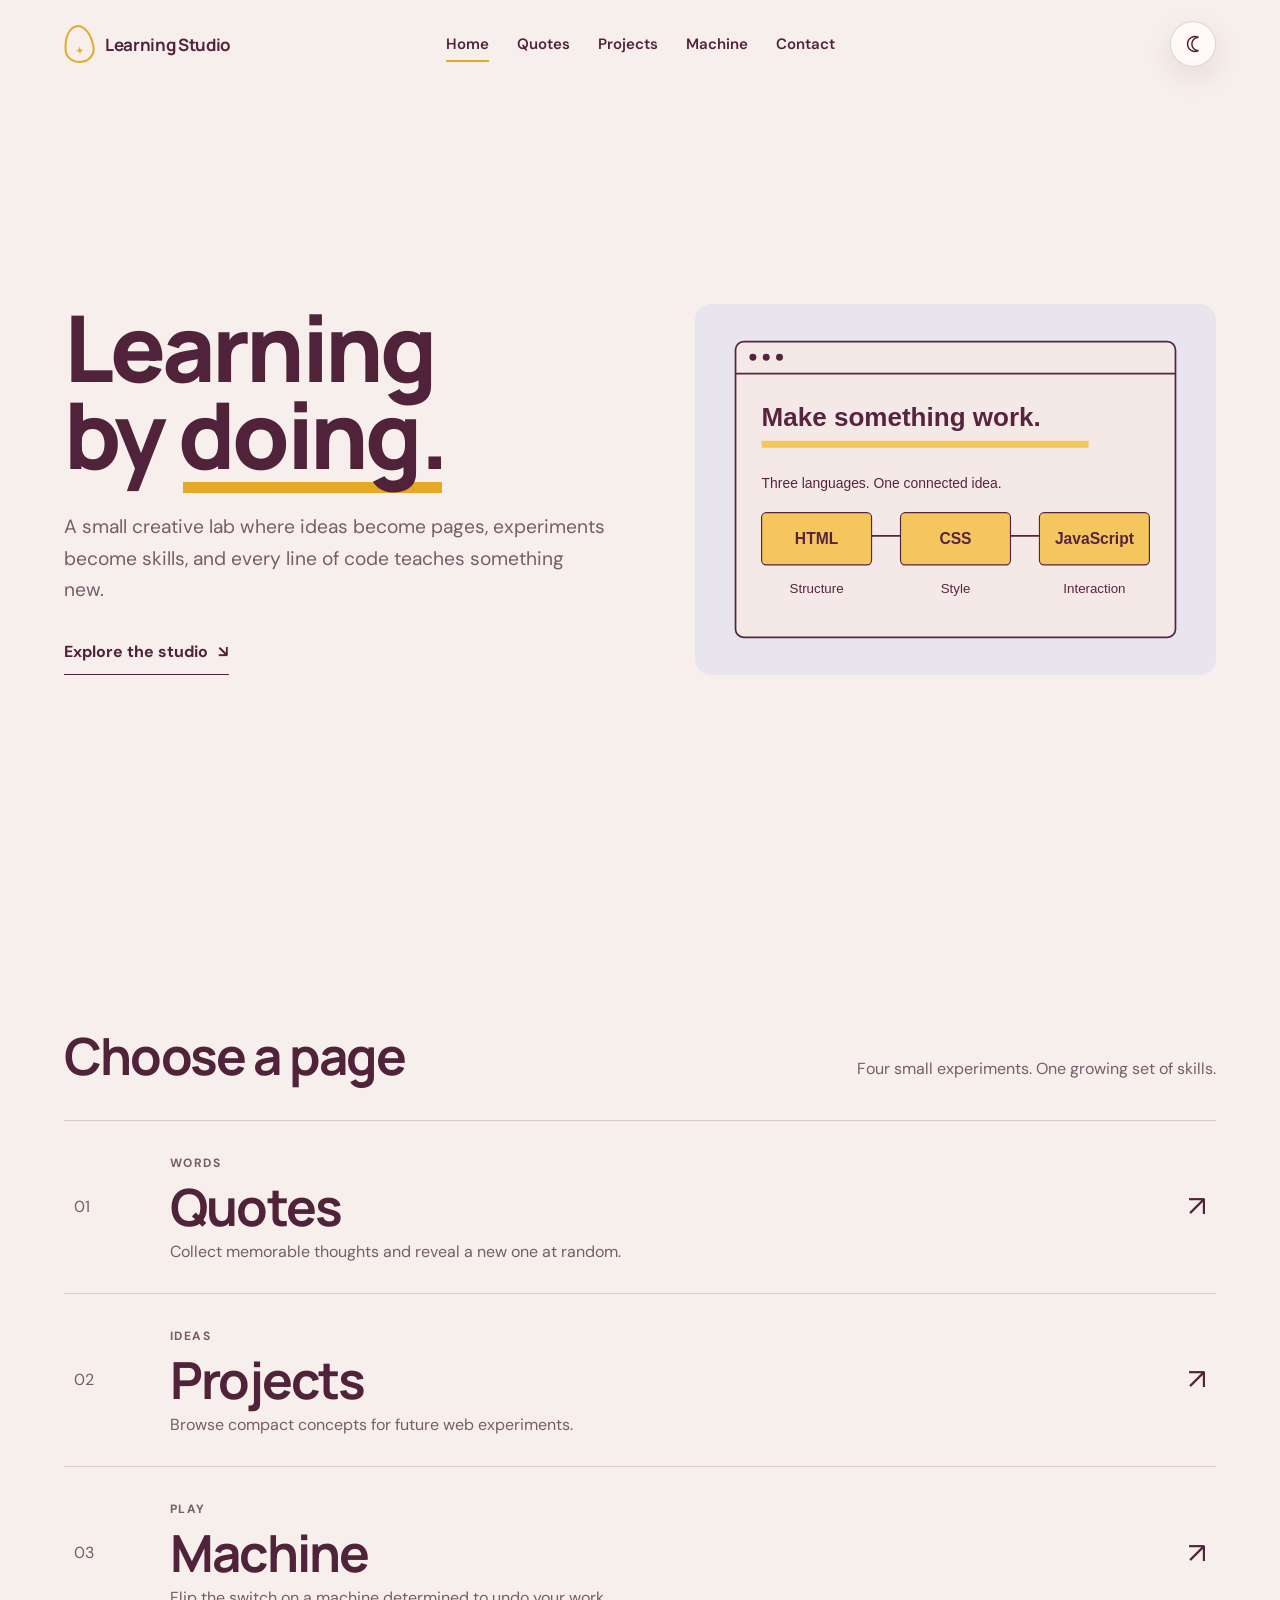
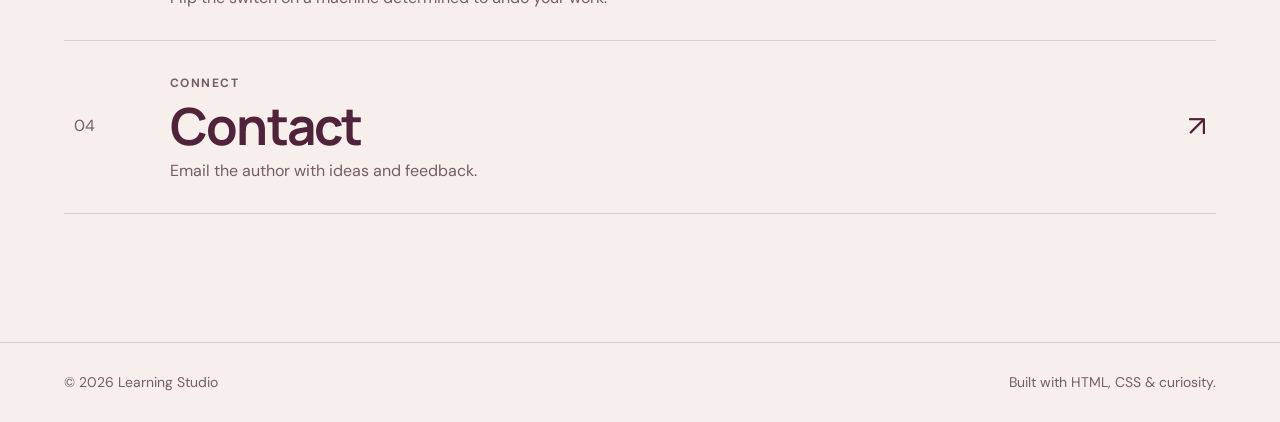
<file: index.html>
<!doctype html><html lang="en"><head><meta charset="utf-8"><meta name="viewport" content="width=device-width,initial-scale=1"><meta name="description" content="A playful student web lab for learning HTML, CSS and JavaScript by making things."><title>Learning Studio</title><link rel="stylesheet" href="style.css"><script src="nav.js" defer></script><script src="app.js" defer></script><meta name="theme-color" content="#57243f"><meta property="og:title" content="Learning Studio"><meta property="og:description" content="Learn HTML, CSS and JavaScript through small, hands-on experiments."><meta property="og:type" content="website"><meta property="og:image" content="assets/og-cover.jpg"><meta property="og:image:width" content="1200"><meta property="og:image:height" content="630"><link rel="icon" type="image/png" sizes="32x32" href="assets/favicon.png"><link rel="apple-touch-icon" sizes="180x180" href="assets/app-icon.png"></head><body>
<a class="skip-link" href="#main">Skip to content</a>
<header class="site-header" id="site-header"><p>Loading navigation…</p></header><noscript><p><a href="nav.html">Open the site navigation</a>. Enable JavaScript for interactive experiments.</p></noscript>
<main id="main" tabindex="-1"><section class="hero"><div class="hero-intro"><h1>Learning by <span>doing.</span></h1><p class="hero-copy">A small creative lab where ideas become pages, experiments become skills, and every line of code teaches something new.</p><a class="text-link" href="#pages">Explore the studio <span>↘</span></a></div><img class="hero-image" src="assets/hero.svg" width="900" height="640" alt="HTML defines structure, CSS adds style, and JavaScript brings interaction: three connected parts of a web page." fetchpriority="high"></section>
<section class="page-index" id="pages"><div class="section-heading"><h2>Choose a page</h2><p>Four small experiments. One growing set of skills.</p></div><div class="page-list">
<a href="quotes.html"><span class="number">01</span><div><small>WORDS</small><h3>Quotes</h3><p>Collect memorable thoughts and reveal a new one at random.</p></div><span class="arrow">↗</span></a>
<a href="project.html"><span class="number">02</span><div><small>IDEAS</small><h3>Projects</h3><p>Browse compact concepts for future web experiments.</p></div><span class="arrow">↗</span></a>
<a href="machine.html"><span class="number">03</span><div><small>PLAY</small><h3>Machine</h3><p>Flip the switch on a machine determined to undo your work.</p></div><span class="arrow">↗</span></a>
<a href="contact.html"><span class="number">04</span><div><small>CONNECT</small><h3>Contact</h3><p>Email the author with ideas and feedback.</p></div><span class="arrow">↗</span></a>
</div></section></main><footer><span>© 2026 Learning Studio</span><span>Built with HTML, CSS &amp; curiosity.</span></footer></body></html>
</file>
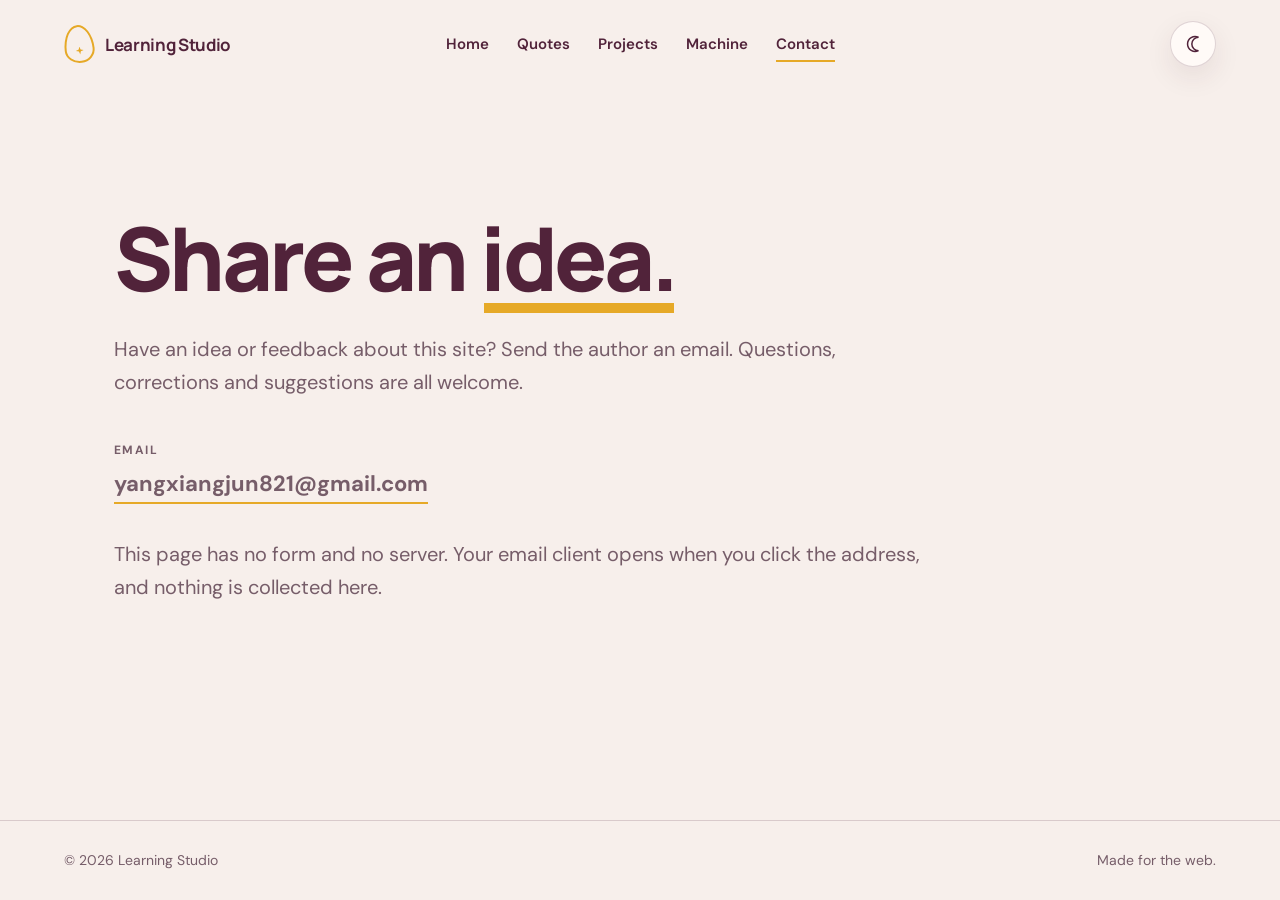
<file: contact.html>
<!doctype html><html lang="en"><head><meta charset="utf-8"><meta name="viewport" content="width=device-width,initial-scale=1"><meta name="description" content="Prepare a feedback draft for Learning Studio."><title>Contact — Learning Studio</title><link rel="stylesheet" href="style.css"><script src="nav.js" defer></script><script src="app.js" defer></script><meta name="theme-color" content="#57243f"><meta property="og:title" content="Learning Studio"><meta property="og:description" content="Learn HTML, CSS and JavaScript through small, hands-on experiments."><meta property="og:type" content="website"><meta property="og:image" content="assets/og-cover.jpg"><meta property="og:image:width" content="1200"><meta property="og:image:height" content="630"><link rel="icon" type="image/png" sizes="32x32" href="assets/favicon.png"><link rel="apple-touch-icon" sizes="180x180" href="assets/app-icon.png"></head><body><a class="skip-link" href="#main">Skip to content</a>
<header class="site-header" id="site-header"><p>Loading navigation…</p></header><noscript><p><a href="nav.html">Open the site navigation</a>. Enable JavaScript for interactive experiments.</p></noscript><main id="main" tabindex="-1" class="inner-page contact-page"><header class="page-hero"><h1>Share an <em>idea.</em></h1><p>Have an idea or feedback about this site? Send the author an email. Questions, corrections and suggestions are all welcome.</p><p class="contact-detail"><span>Email</span><a href="mailto:yangxiangjun821@gmail.com">yangxiangjun821@gmail.com</a></p><p>This page has no form and no server. Your email client opens when you click the address, and nothing is collected here.</p></header></main><footer><span>© 2026 Learning Studio</span><span>Made for the web.</span></footer></body></html>
</file>
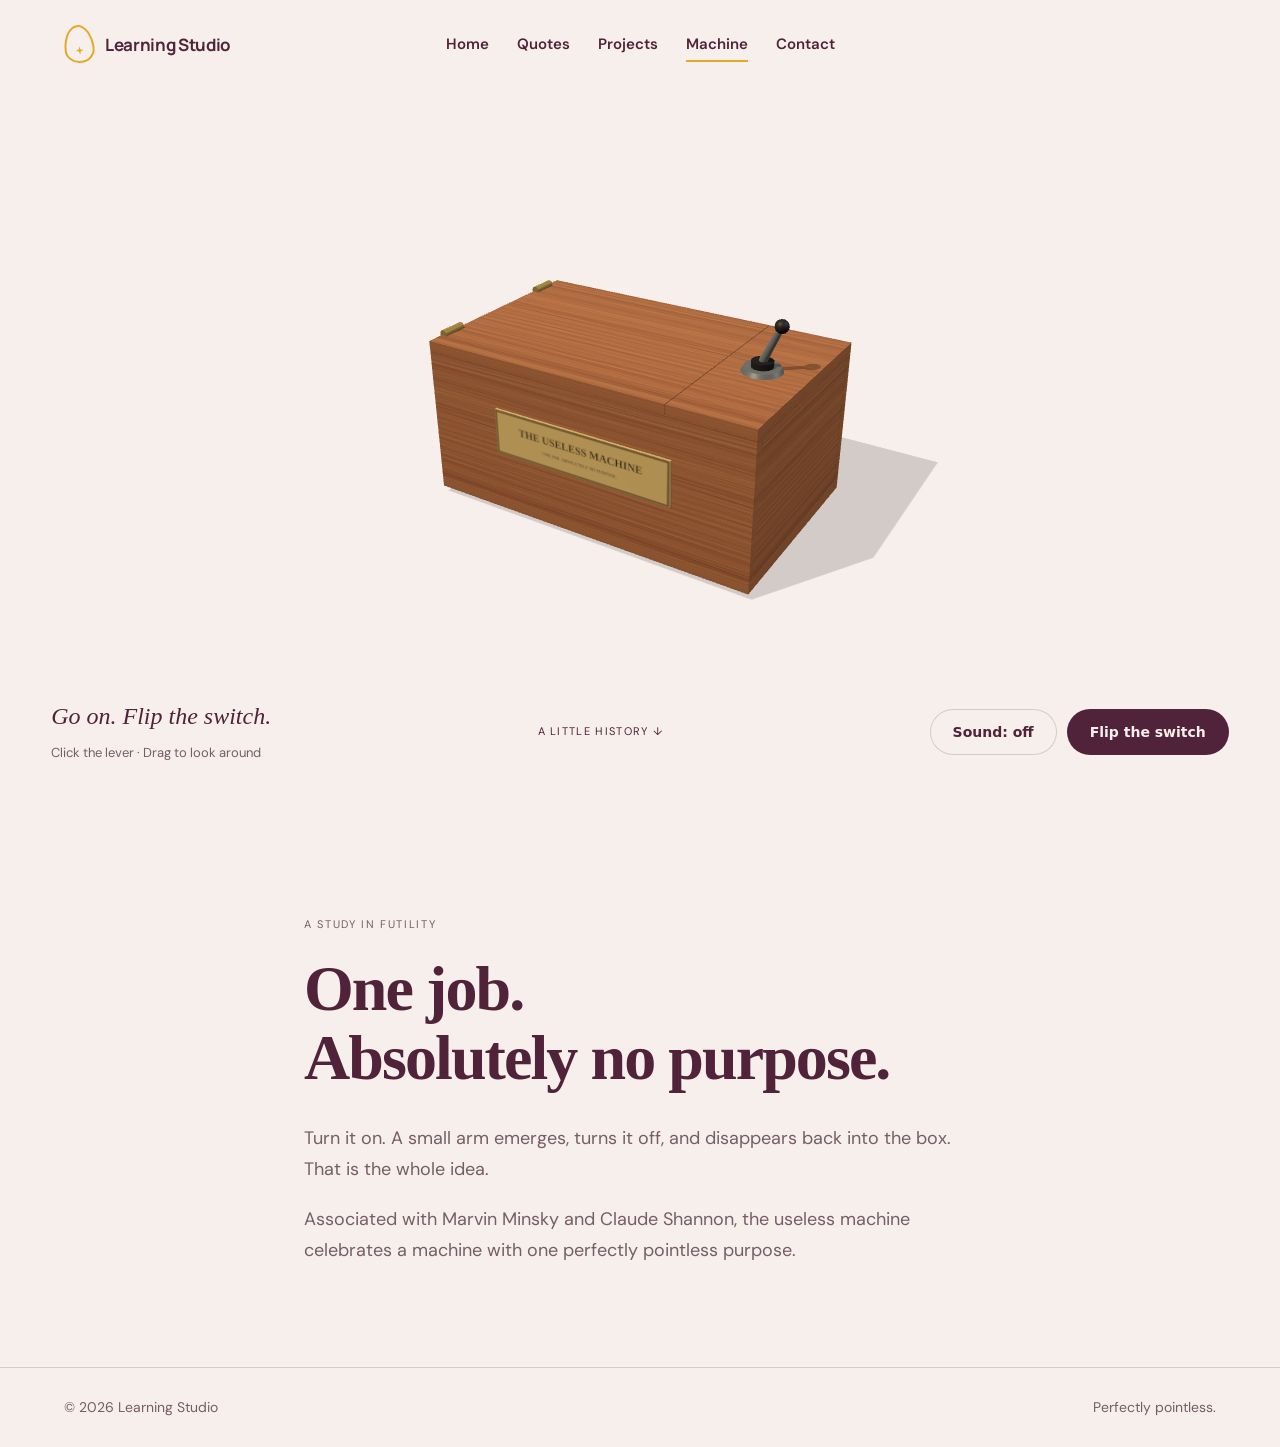
<file: machine.html>
<!doctype html><html lang="en"><head><meta charset="utf-8"><meta name="viewport" content="width=device-width,initial-scale=1"><title>The Useless Machine — Learning Studio</title><link rel="stylesheet" href="style.css"><link rel="stylesheet" href="machine.css"><script src="app.js" defer></script><script src="vendor/three.min.js" defer></script><script src="machine.js?v=4" defer></script></head><body>
<header class="site-header"><a class="brand" href="index.html"><span class="brand-mark">L</span><span>Learning Studio</span></a><nav aria-label="Main navigation"><a href="index.html">Home</a><a href="quotes.html">Quotes</a><a href="project.html">Projects</a><a href="machine.html" aria-current="page">Machine</a><a href="contact.html">Contact</a></nav></header>
<main><h1 class="sr-only">The Useless Machine</h1><section class="scene-stage"><div id="scene" aria-label="A wooden box with a clickable toggle switch"><p id="loading">Preparing the machine…</p></div><div class="toolbar"><div><p id="status" role="status">Go on. Flip the switch.</p><p id="counter">Click the lever · Drag to look around</p></div><a href="#history">A LITTLE HISTORY ↓</a><div class="actions"><button id="sound" aria-pressed="false">Sound: off</button><button id="activate" disabled>Flip the switch</button></div></div></section>
<section id="history"><p>A STUDY IN FUTILITY</p><h2>One job.<br>Absolutely no purpose.</h2><p>Turn it on. A small arm emerges, turns it off, and disappears back into the box. That is the whole idea.</p><p>Associated with Marvin Minsky and Claude Shannon, the useless machine celebrates a machine with one perfectly pointless purpose.</p></section></main><footer><span>© 2026 Learning Studio</span><span>Perfectly pointless.</span></footer></body></html>
</file>
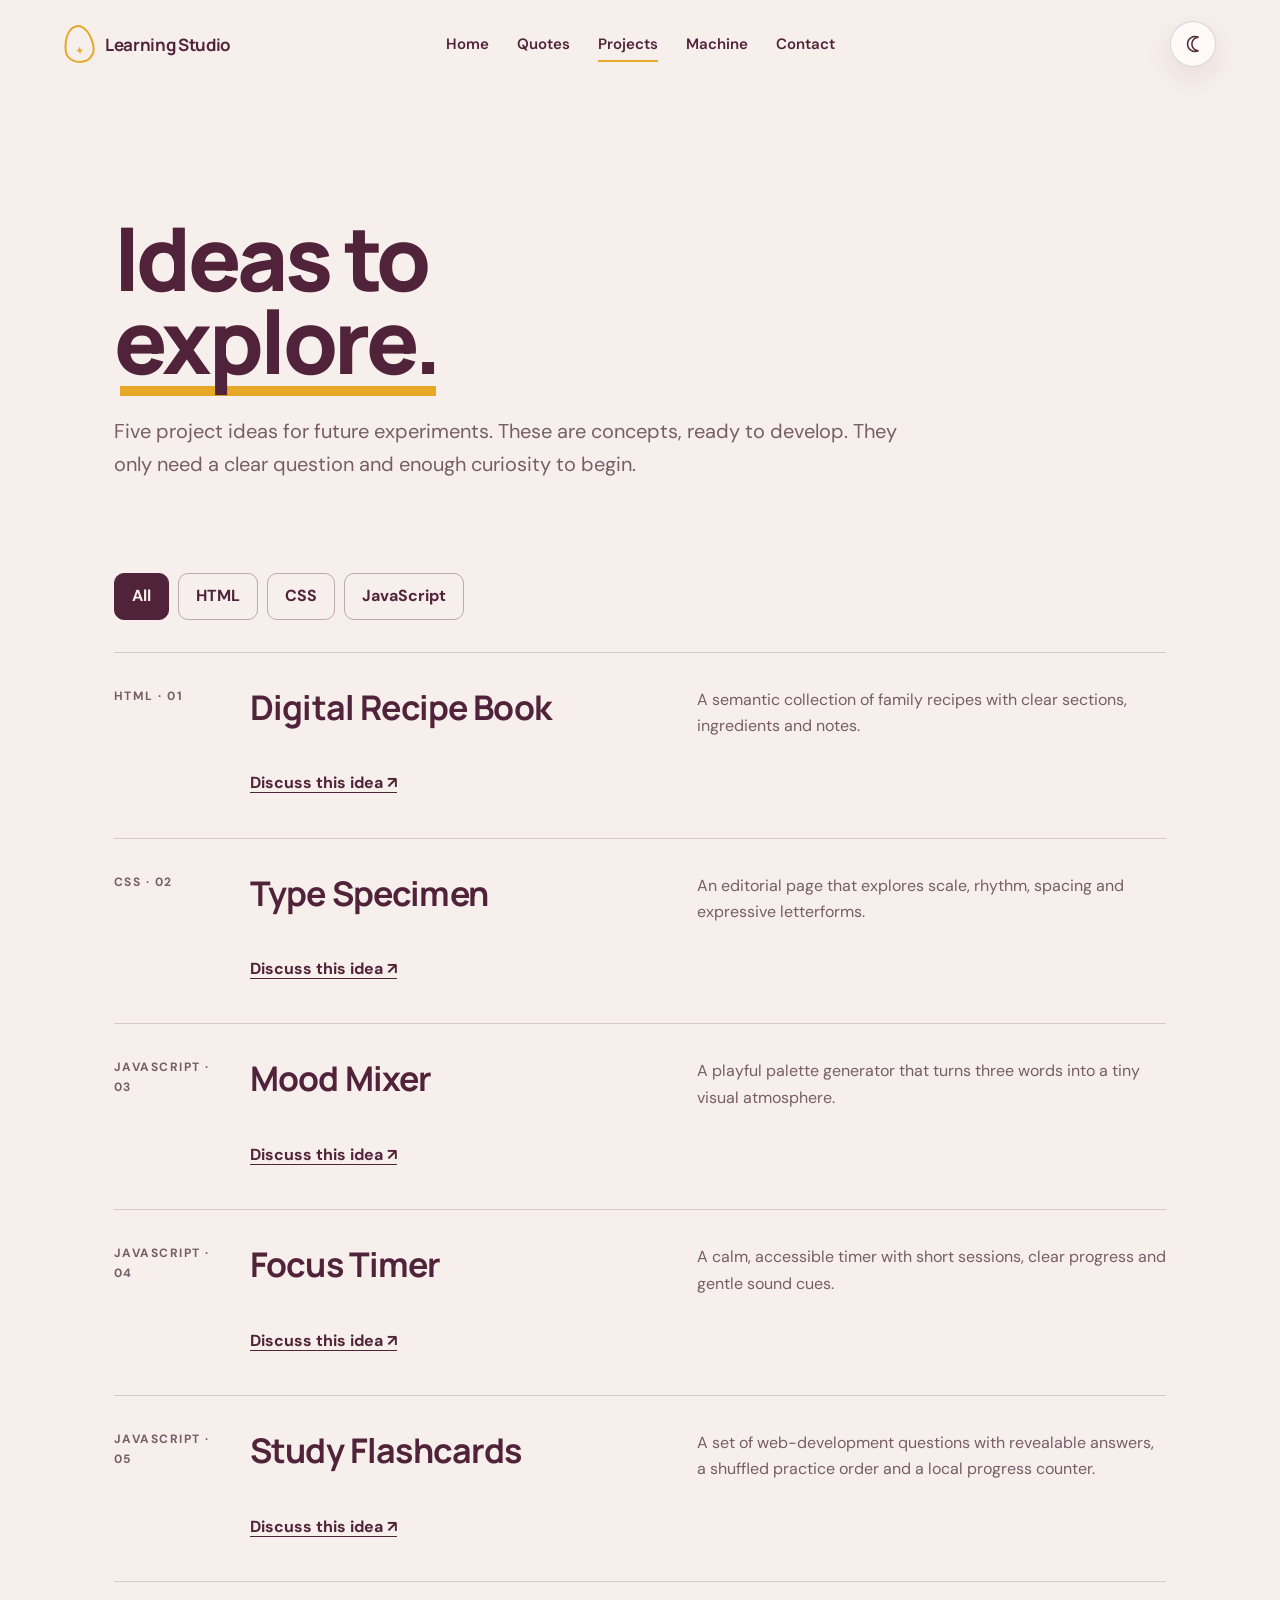
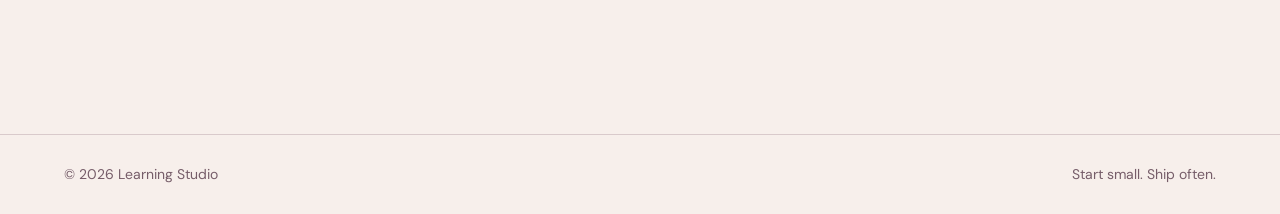
<file: project.html>
<!doctype html><html lang="en"><head><meta charset="utf-8"><meta name="viewport" content="width=device-width,initial-scale=1"><meta name="description" content="Creative concepts for small web projects."><title>Projects — Learning Studio</title><link rel="stylesheet" href="style.css"><script src="nav.js" defer></script><script src="app.js" defer></script><meta name="theme-color" content="#57243f"><meta property="og:title" content="Learning Studio"><meta property="og:description" content="Learn HTML, CSS and JavaScript through small, hands-on experiments."><meta property="og:type" content="website"><meta property="og:image" content="assets/og-cover.jpg"><meta property="og:image:width" content="1200"><meta property="og:image:height" content="630"><link rel="icon" type="image/png" sizes="32x32" href="assets/favicon.png"><link rel="apple-touch-icon" sizes="180x180" href="assets/app-icon.png"></head><body><a class="skip-link" href="#main">Skip to content</a>
<header class="site-header" id="site-header"><p>Loading navigation…</p></header><noscript><p><a href="nav.html">Open the site navigation</a>. Enable JavaScript for interactive experiments.</p></noscript><main id="main" tabindex="-1" class="inner-page"><header class="page-hero"><h1>Ideas to <em>explore.</em></h1><p>Five project ideas for future experiments. These are concepts, ready to develop. They only need a clear question and enough curiosity to begin.</p></header><div class="filters" aria-label="Filter projects"><button class="active" aria-pressed="true" data-filter="all">All</button><button aria-pressed="false" data-filter="html">HTML</button><button aria-pressed="false" data-filter="css">CSS</button><button aria-pressed="false" data-filter="javascript">JavaScript</button></div><section class="project-list">
<article data-category="html"><span>HTML · 01</span><h2>Digital Recipe Book</h2><p>A semantic collection of family recipes with clear sections, ingredients and notes.</p><a href="contact.html">Discuss this idea ↗</a></article>
<article data-category="css"><span>CSS · 02</span><h2>Type Specimen</h2><p>An editorial page that explores scale, rhythm, spacing and expressive letterforms.</p><a href="contact.html">Discuss this idea ↗</a></article>
<article data-category="javascript"><span>JAVASCRIPT · 03</span><h2>Mood Mixer</h2><p>A playful palette generator that turns three words into a tiny visual atmosphere.</p><a href="contact.html">Discuss this idea ↗</a></article>
<article data-category="javascript"><span>JAVASCRIPT · 04</span><h2>Focus Timer</h2><p>A calm, accessible timer with short sessions, clear progress and gentle sound cues.</p><a href="contact.html">Discuss this idea ↗</a></article><article data-category="javascript"><span>JAVASCRIPT · 05</span><h2>Study Flashcards</h2><p>A set of web-development questions with revealable answers, a shuffled practice order and a local progress counter.</p><a href="contact.html">Discuss this idea ↗</a></article></section></main><footer><span>© 2026 Learning Studio</span><span>Start small. Ship often.</span></footer></body></html>
</file>
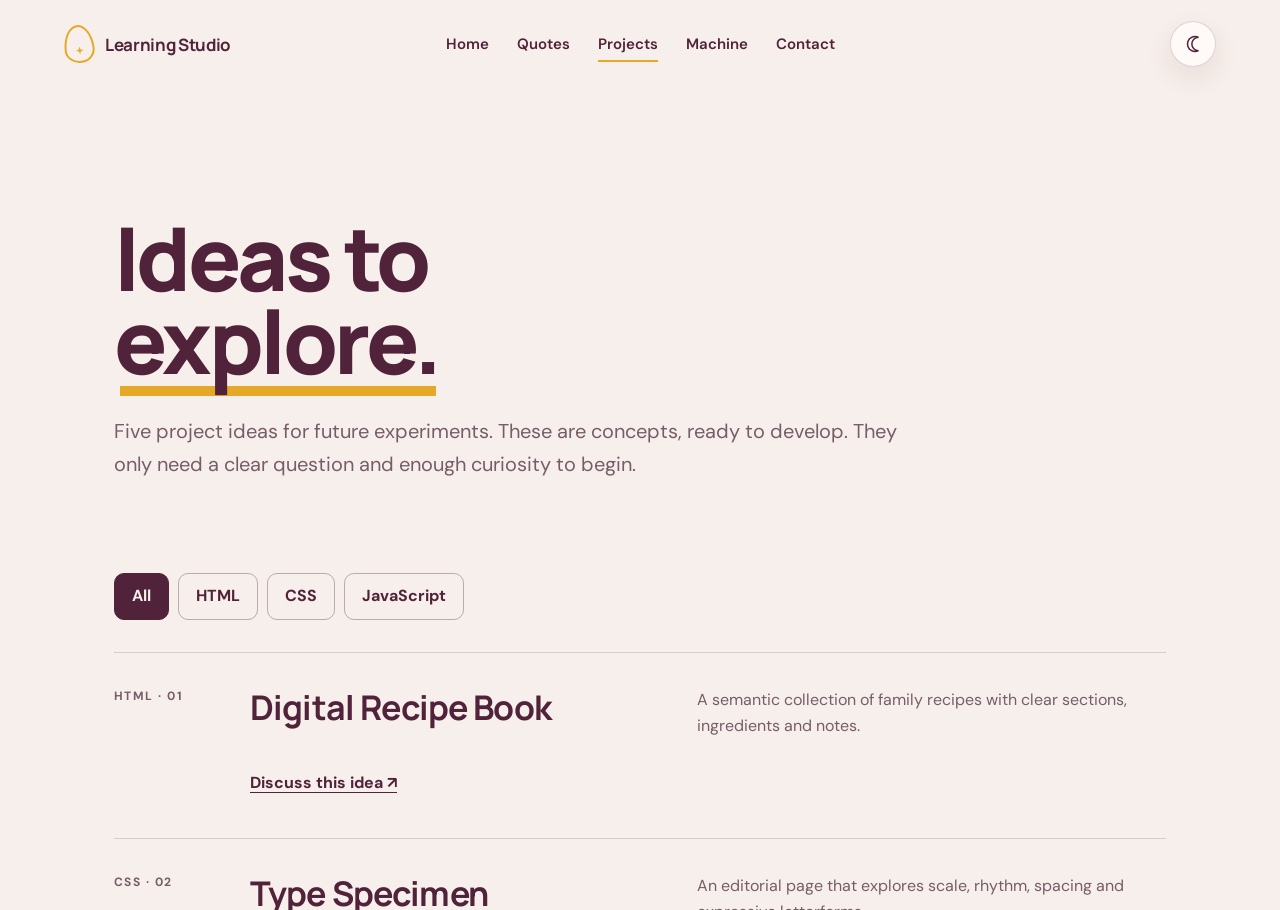
<file: projects.html>
<!doctype html><html lang="en"><head><meta charset="utf-8"><meta name="viewport" content="width=device-width,initial-scale=1"><meta http-equiv="refresh" content="0; url=project.html"><title>Projects — Learning Studio</title></head><body><p>The project ideas are now at <a href="project.html">Projects</a>.</p></body></html>
</file>
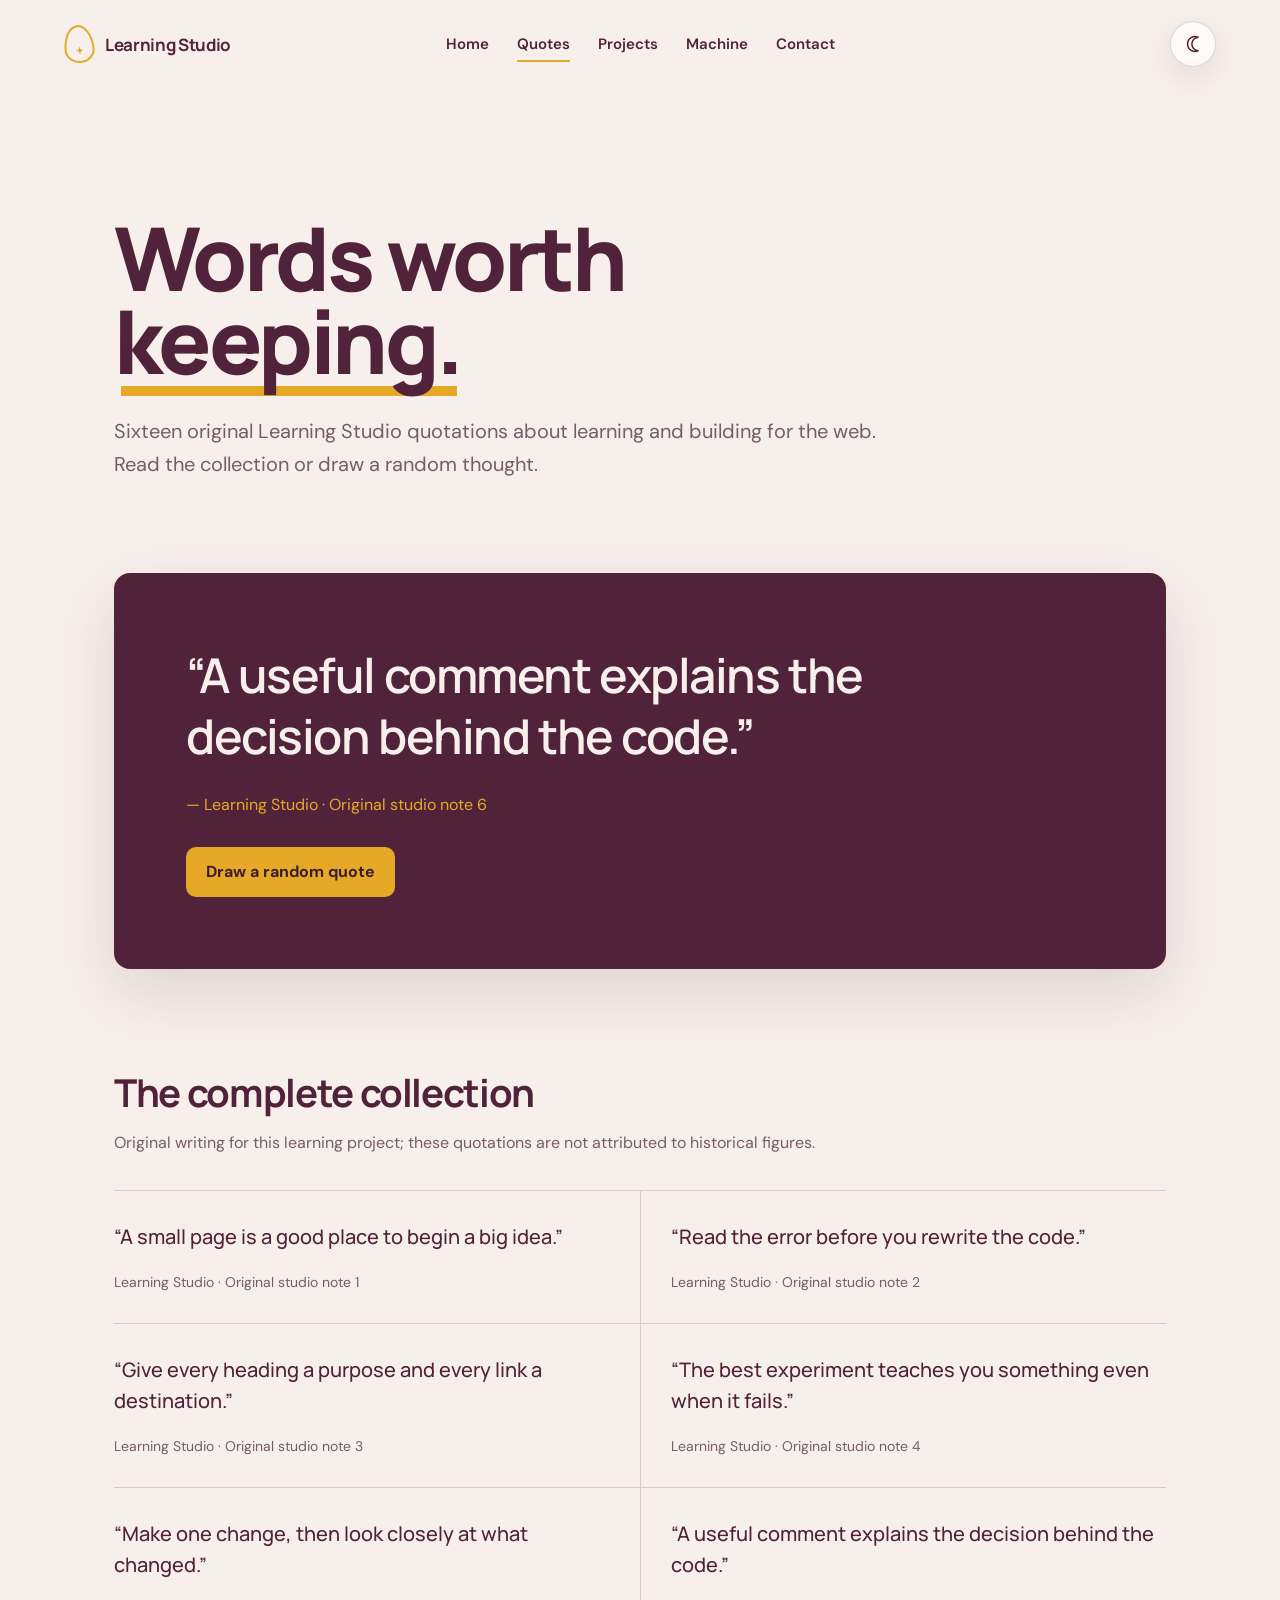
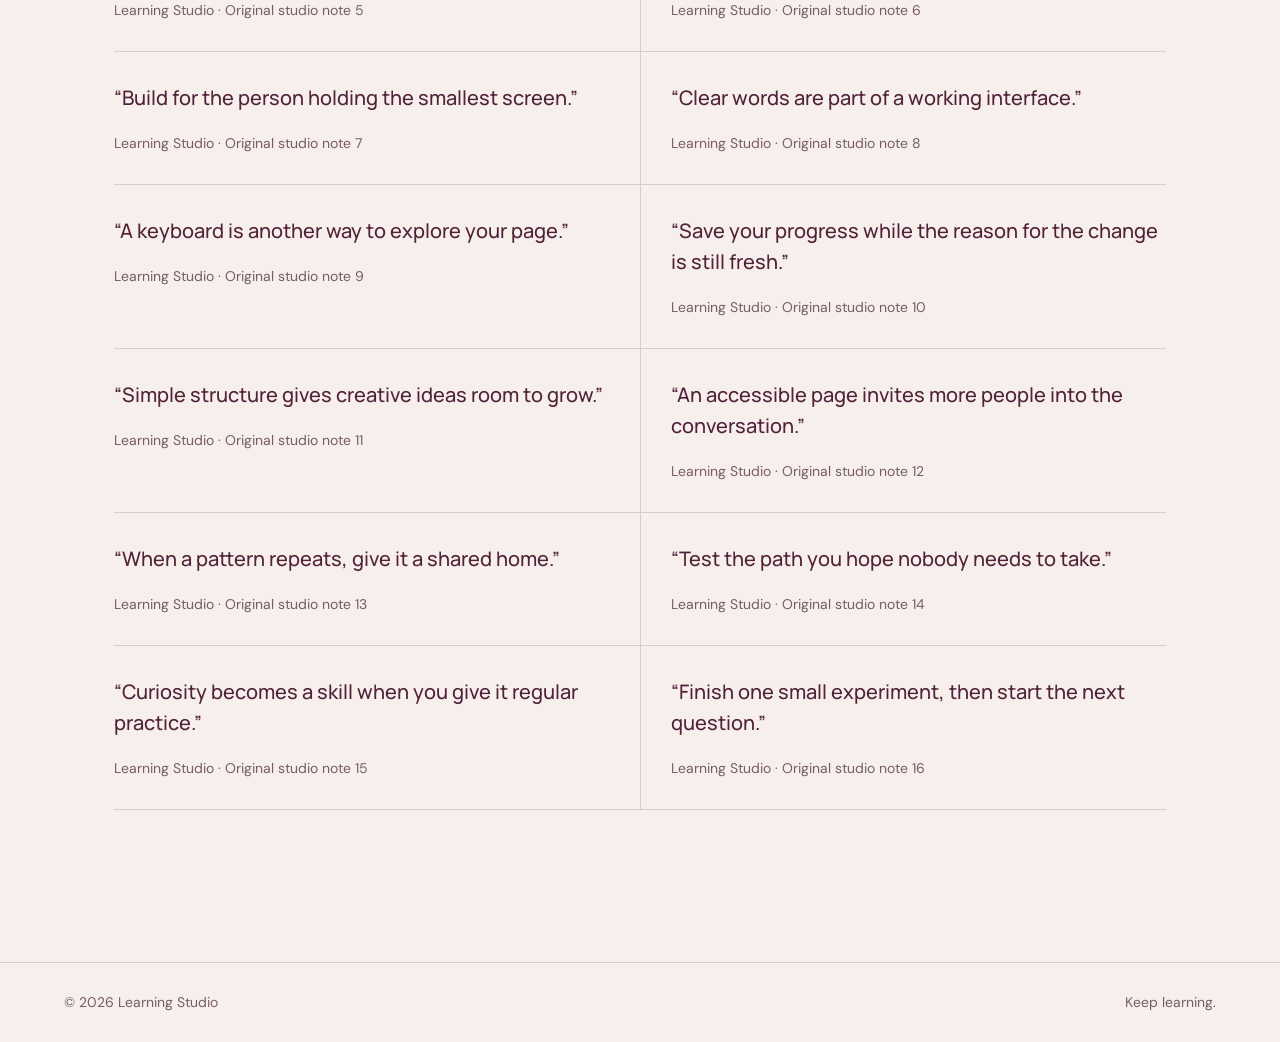
<file: quotes.html>
<!doctype html><html lang="en"><head><meta charset="utf-8"><meta name="viewport" content="width=device-width,initial-scale=1"><meta name="description" content="A collection of thoughts about learning and making."><title>Quotes — Learning Studio</title><link rel="stylesheet" href="style.css"><script src="nav.js" defer></script><script src="app.js" defer></script><meta name="theme-color" content="#57243f"><meta property="og:title" content="Learning Studio"><meta property="og:description" content="Learn HTML, CSS and JavaScript through small, hands-on experiments."><meta property="og:type" content="website"><meta property="og:image" content="assets/og-cover.jpg"><meta property="og:image:width" content="1200"><meta property="og:image:height" content="630"><link rel="icon" type="image/png" sizes="32x32" href="assets/favicon.png"><link rel="apple-touch-icon" sizes="180x180" href="assets/app-icon.png"></head><body><a class="skip-link" href="#main">Skip to content</a>
<header class="site-header" id="site-header"><p>Loading navigation…</p></header><noscript><p><a href="nav.html">Open the site navigation</a>. Enable JavaScript for interactive experiments.</p></noscript><main id="main" tabindex="-1" class="inner-page"><header class="page-hero"><h1>Words worth <em>keeping.</em></h1><p>Sixteen original Learning Studio quotations about learning and building for the web. Read the collection or draw a random thought.</p></header><section class="quote-stage" aria-live="polite"><blockquote id="quote-text">“A small page is a good place to begin a big idea.”</blockquote><p id="quote-author">— Learning Studio · Original studio note 1</p><button class="solid-button" id="new-quote">Draw a random quote</button></section><section class="quote-collection" aria-labelledby="collection-heading"><h2 id="collection-heading">The complete collection</h2><p>Original writing for this learning project; these quotations are not attributed to historical figures.</p><div class="quote-grid"><blockquote data-quote><p>“A small page is a good place to begin a big idea.”</p><cite>Learning Studio · Original studio note 1</cite></blockquote><blockquote data-quote><p>“Read the error before you rewrite the code.”</p><cite>Learning Studio · Original studio note 2</cite></blockquote><blockquote data-quote><p>“Give every heading a purpose and every link a destination.”</p><cite>Learning Studio · Original studio note 3</cite></blockquote><blockquote data-quote><p>“The best experiment teaches you something even when it fails.”</p><cite>Learning Studio · Original studio note 4</cite></blockquote><blockquote data-quote><p>“Make one change, then look closely at what changed.”</p><cite>Learning Studio · Original studio note 5</cite></blockquote><blockquote data-quote><p>“A useful comment explains the decision behind the code.”</p><cite>Learning Studio · Original studio note 6</cite></blockquote><blockquote data-quote><p>“Build for the person holding the smallest screen.”</p><cite>Learning Studio · Original studio note 7</cite></blockquote><blockquote data-quote><p>“Clear words are part of a working interface.”</p><cite>Learning Studio · Original studio note 8</cite></blockquote><blockquote data-quote><p>“A keyboard is another way to explore your page.”</p><cite>Learning Studio · Original studio note 9</cite></blockquote><blockquote data-quote><p>“Save your progress while the reason for the change is still fresh.”</p><cite>Learning Studio · Original studio note 10</cite></blockquote><blockquote data-quote><p>“Simple structure gives creative ideas room to grow.”</p><cite>Learning Studio · Original studio note 11</cite></blockquote><blockquote data-quote><p>“An accessible page invites more people into the conversation.”</p><cite>Learning Studio · Original studio note 12</cite></blockquote><blockquote data-quote><p>“When a pattern repeats, give it a shared home.”</p><cite>Learning Studio · Original studio note 13</cite></blockquote><blockquote data-quote><p>“Test the path you hope nobody needs to take.”</p><cite>Learning Studio · Original studio note 14</cite></blockquote><blockquote data-quote><p>“Curiosity becomes a skill when you give it regular practice.”</p><cite>Learning Studio · Original studio note 15</cite></blockquote><blockquote data-quote><p>“Finish one small experiment, then start the next question.”</p><cite>Learning Studio · Original studio note 16</cite></blockquote></div></section></main><footer><span>© 2026 Learning Studio</span><span>Keep learning.</span></footer></body></html>
</file>
<file: style.css>
@import url('https://fonts.googleapis.com/css2?family=DM+Sans:wght@400;500;600;700&family=Manrope:wght@500;600;700;800&display=swap');
:root{--paper:#f7efeb;--raised:#fffaf7;--ink:#51233a;--muted:#765d69;--accent:#e6a927;--accent-soft:#f6d985;--wash:#ebe8ee;--line:rgba(81,35,58,.18);--line-strong:rgba(81,35,58,.34);--focus:#a86e00;--shadow-sm:0 10px 28px rgba(67,31,49,.09);--shadow-lg:0 24px 64px rgba(67,31,49,.13);--r-sm:10px;--r-md:16px;color-scheme:light}
[data-theme=dark]{--paper:#21181d;--raised:#2b2026;--ink:#f8edf1;--muted:#cfb9c3;--accent:#f0bd4f;--accent-soft:#725727;--wash:#392e35;--line:rgba(255,255,255,.16);--line-strong:rgba(255,255,255,.3);--focus:#ffd370;--shadow-sm:0 10px 28px rgba(0,0,0,.22);--shadow-lg:0 24px 64px rgba(0,0,0,.3);color-scheme:dark}
*,*::before,*::after{box-sizing:border-box}html{scroll-behavior:smooth;scrollbar-color:var(--muted) var(--paper)}body{min-height:100vh;margin:0;display:flex;flex-direction:column;overflow-x:hidden;background:var(--paper);color:var(--ink);font:16px/1.65 'DM Sans',system-ui,sans-serif;caret-color:var(--ink);transition:background-color .25s ease,color .25s ease}::selection{background:var(--accent-soft);color:#321526}a{color:inherit;text-underline-offset:.22em}button,input,textarea{font:inherit}button{min-height:44px}img{max-width:100%}[hidden]{display:none!important}:focus-visible{outline:3px solid var(--focus);outline-offset:4px}
.skip-link{position:fixed;z-index:100;top:12px;left:12px;padding:10px 16px;border-radius:var(--r-sm);background:var(--ink);color:var(--paper);font-weight:700;text-decoration:none;transform:translateY(-180%)}.skip-link:focus{transform:none}
.site-header{position:relative;z-index:20;width:min(100%,1320px);min-height:88px;margin:0 auto;padding:18px clamp(24px,5vw,72px);display:grid;grid-template-columns:1fr auto 1fr;align-items:center;gap:32px}.site-header>p{grid-column:1/-1;margin:0;color:var(--muted)}.brand{width:max-content;display:inline-flex;align-items:center;gap:11px;font:700 17px/1 'Manrope',system-ui,sans-serif;letter-spacing:-.02em;text-decoration:none}.brand-mark{width:30px;height:38px;display:grid;place-items:center;border:2px solid var(--accent);border-radius:50% 50% 48% 52%/65% 65% 35% 35%;color:var(--accent);font-size:0;transform:rotate(-7deg)}.brand-mark::after{content:'';width:8px;height:8px;background:currentColor;clip-path:polygon(50% 0,62% 38%,100% 50%,62% 62%,50% 100%,38% 62%,0 50%,38% 38%)}
nav{display:flex;align-items:center;gap:28px}nav a{position:relative;padding:10px 0;font-size:15px;font-weight:600;text-decoration:none}nav a::after{content:'';position:absolute;right:0;bottom:4px;left:0;height:2px;background:var(--accent);transform:scaleX(0);transform-origin:left;transition:transform .18s ease-out}nav a:hover::after,nav a:focus-visible::after,nav a[aria-current=page]::after{transform:scaleX(1)}
.menu-toggle{display:none;border:1px solid transparent;border-radius:var(--r-sm);background:transparent;color:var(--ink);font-weight:700;cursor:pointer}.theme-toggle{justify-self:end;width:46px;height:46px;padding:0;display:grid;place-items:center;border:1px solid var(--line);border-radius:50%;background:var(--raised);color:var(--ink);box-shadow:var(--shadow-sm);cursor:pointer;transition:background-color .18s,border-color .18s,transform .18s}.theme-toggle:hover{border-color:var(--line-strong);transform:translateY(-2px)}.theme-toggle:active{transform:none}.theme-toggle svg{display:block}.theme-toggle .icon-sun,[data-theme=dark] .theme-toggle .icon-moon{display:none}[data-theme=dark] .theme-toggle .icon-sun{display:block}
main{flex:1}.hero{width:min(100%,1320px);min-height:calc(100svh - 88px);margin:0 auto;padding:clamp(64px,10vh,112px) clamp(24px,5vw,72px) clamp(80px,11vh,128px);display:grid;grid-template-columns:minmax(0,1.02fr) minmax(360px,.98fr);align-items:center;gap:clamp(48px,7vw,96px)}.hero-intro{min-width:0}.hero h1,.page-hero h1{max-width:9ch;margin:0;font:800 clamp(64px,7.2vw,96px)/.94 'Manrope',system-ui,sans-serif;letter-spacing:-.04em;text-wrap:balance}.hero h1 span,.page-hero em{position:relative;z-index:0;font-style:normal;white-space:nowrap}.hero h1 span::after,.page-hero em::after{content:'';position:absolute;z-index:-1;right:1%;bottom:.04em;left:2%;height:.12em;background:var(--accent)}
.hero-copy{max-width:52ch;margin:34px 0 26px;color:var(--muted);font-size:clamp(18px,1.5vw,21px);line-height:1.62}.text-link{min-height:44px;width:max-content;display:inline-flex;align-items:center;gap:10px;border-bottom:1px solid var(--ink);font-weight:700;text-decoration:none;transition:gap .18s,border-color .18s}.text-link:hover{gap:15px;border-color:var(--accent)}.hero-image{width:100%;height:auto;display:block;border-radius:var(--r-md)}
.page-index{width:min(100%,1320px);margin:0 auto;padding:clamp(88px,10vw,136px) clamp(24px,5vw,72px)}.section-heading{margin-bottom:38px;display:flex;align-items:end;justify-content:space-between;gap:32px}.section-heading h2,.quote-collection>h2{margin:0;font:700 clamp(36px,4vw,56px)/1.06 'Manrope',system-ui,sans-serif;letter-spacing:-.035em}.section-heading p{max-width:34ch;margin:0;color:var(--muted)}.page-list{border-top:1px solid var(--line)}.page-list>a{min-height:132px;padding:28px 10px;display:grid;grid-template-columns:minmax(44px,72px) 1fr auto;align-items:center;gap:24px;border-bottom:1px solid var(--line);text-decoration:none;transition:background-color .18s,border-color .18s}.page-list>a:hover,.page-list>a:focus-visible{background:rgba(255,255,255,.28);border-color:var(--line-strong)}[data-theme=dark] .page-list>a:hover,[data-theme=dark] .page-list>a:focus-visible{background:rgba(255,255,255,.04)}
.number{color:var(--muted);font-variant-numeric:tabular-nums}.page-list small,.project-list article>span,.contact-detail span{color:var(--muted);font-size:12px;font-weight:700;letter-spacing:.12em}.page-list h3{margin:3px 0 5px;font:700 clamp(30px,4vw,52px)/1.08 'Manrope',system-ui,sans-serif;letter-spacing:-.035em}.page-list p{max-width:62ch;margin:0;color:var(--muted)}.arrow{font-size:29px;transition:transform .18s}.page-list>a:hover .arrow{transform:translate(3px,-3px)}
.inner-page{width:min(100%,1180px);margin:0 auto;padding:clamp(72px,10vw,128px) clamp(24px,5vw,64px) clamp(96px,12vw,152px)}.page-hero{margin-bottom:clamp(64px,8vw,92px)}.page-hero h1{max-width:10ch;font-size:clamp(56px,7vw,88px)}.page-hero>p{max-width:58ch;margin:34px 0 0;color:var(--muted);font-size:clamp(18px,1.7vw,20px)}
.solid-button,.filters button{min-height:46px;border-radius:var(--r-sm);font-weight:700;cursor:pointer;transition:background-color .18s,border-color .18s,color .18s,transform .18s}.solid-button{padding:11px 19px;border:1px solid transparent;background:var(--accent);color:#3d1d2f}.solid-button:hover{background:#efba43;transform:translateY(-2px)}.solid-button:active{transform:none}.solid-button:disabled,.solid-button[aria-disabled=true]{opacity:.58;cursor:not-allowed;transform:none}
.quote-stage{padding:clamp(36px,6vw,72px);border-radius:var(--r-md);background:var(--ink);color:var(--paper);box-shadow:var(--shadow-lg)}.quote-stage blockquote{max-width:24ch;margin:0;font:600 clamp(28px,4.4vw,48px)/1.26 'Manrope',system-ui,sans-serif;letter-spacing:-.03em}.quote-stage>p{margin:26px 0 28px;color:var(--accent)}.quote-collection{margin-top:clamp(72px,9vw,104px)}.quote-collection>h2{font-size:clamp(30px,3vw,42px)}.quote-collection>p{max-width:65ch;margin:16px 0 0;color:var(--muted)}.quote-grid{margin-top:34px;display:grid;grid-template-columns:repeat(2,minmax(0,1fr));border-top:1px solid var(--line)}.quote-grid blockquote{min-width:0;margin:0;padding:30px 30px 30px 0;border-bottom:1px solid var(--line);font:500 20px/1.55 'Manrope',system-ui,sans-serif}.quote-grid blockquote:nth-child(even){padding-right:0;padding-left:30px;border-left:1px solid var(--line)}.quote-grid blockquote p{margin:0}.quote-grid cite{display:block;margin-top:20px;color:var(--muted);font:14px/1.5 'DM Sans',sans-serif}
.filters{margin-bottom:32px;display:flex;flex-wrap:wrap;gap:9px}.filters button{padding:9px 17px;border:1px solid var(--line-strong);background:transparent;color:var(--ink)}.filters button:hover{border-color:var(--ink);background:var(--raised)}.filters button.active{border-color:var(--ink);background:var(--ink);color:var(--paper)}.project-list{border-top:1px solid var(--line)}.project-list article{padding:34px 0;display:grid;grid-template-columns:112px minmax(220px,.9fr) minmax(260px,1fr);align-items:start;gap:24px;border-bottom:1px solid var(--line)}.project-list h2{margin:0;font:700 clamp(25px,2.7vw,34px)/1.18 'Manrope',system-ui,sans-serif;letter-spacing:-.025em}.project-list p{margin:0;color:var(--muted)}.project-list a{grid-column:2/-1;width:max-content;min-height:40px;display:inline-flex;align-items:center;font-weight:700}
.machine{display:grid;place-items:center;gap:26px}.machine-box{position:relative;width:min(520px,100%);height:320px;border-radius:var(--r-md);background:var(--ink);box-shadow:var(--shadow-lg)}.lid{position:absolute;top:-13px;right:25px;left:25px;height:26px;border-radius:12px;background:var(--muted)}.machine-box button{position:absolute;z-index:4;top:68px;right:13%;width:82px;height:122px;border:1px solid rgba(81,35,58,.15);border-radius:var(--r-sm);background:var(--raised);color:var(--ink);cursor:pointer}.machine-box button span{width:36px;height:52px;margin:0 auto 8px;display:block;border-radius:6px;background:var(--accent);transform-origin:bottom;transition:transform .24s ease-out}.machine-box button[aria-pressed=true] span{transform:rotateX(150deg)}.machine-box button:disabled{opacity:.82;cursor:wait}.machine-face{position:absolute;top:92px;left:14%;display:flex;gap:28px}.machine-face i{width:23px;height:23px;display:block;border-radius:50%;background:var(--accent)}
.arm{position:absolute;z-index:3;top:18px;right:calc(13% + 21px);width:18px;height:145px;border-radius:9px;background:var(--accent);transform:rotate(-90deg);transform-origin:top;transition:transform .8s cubic-bezier(.16,1,.3,1)}.working .arm{transform:rotate(5deg)}.arm span{position:absolute;bottom:-20px;left:-14px;width:46px;height:46px;border-radius:50%;background:var(--accent)}.machine>p{min-height:27px;margin:0;color:var(--muted);text-align:center}
.contact-page .page-hero{margin-bottom:0}.contact-detail{margin-top:42px!important;display:grid;justify-items:start;gap:5px}.contact-detail span{text-transform:uppercase}.contact-detail a{width:fit-content;border-bottom:2px solid var(--accent);font-size:clamp(18px,2vw,22px);font-weight:700;overflow-wrap:anywhere;text-decoration:none}.contact-detail a:hover{border-color:var(--ink)}
footer{width:100%;padding:28px clamp(24px,5vw,72px);display:flex;justify-content:space-between;gap:24px;border-top:1px solid var(--line);color:var(--muted);font-size:14px}
@media(max-width:1000px){.site-header{gap:20px}nav{gap:18px}.hero{grid-template-columns:minmax(0,1fr) minmax(320px,.82fr);gap:40px}.project-list article{grid-template-columns:96px minmax(200px,.8fr) minmax(240px,1fr)}}
@media(max-width:800px){.site-header{min-height:76px;grid-template-columns:1fr auto auto;gap:12px;padding-block:14px}.brand span:last-child{display:none}.menu-toggle{display:block;padding:8px 12px}.menu-toggle:hover{border-color:var(--line-strong);background:var(--raised)}nav{position:absolute;top:68px;right:20px;left:20px;display:none;padding:12px;align-items:stretch;gap:2px;border-radius:var(--r-md);background:var(--ink);color:var(--paper);box-shadow:var(--shadow-lg)}nav.open{display:flex;flex-direction:column}nav a{min-height:48px;padding:11px 12px;border-radius:8px}nav a:hover,nav a:focus-visible,nav a[aria-current=page]{background:rgba(255,255,255,.1)}nav a::after{display:none}.hero{min-height:auto;padding-top:50px;grid-template-columns:1fr;gap:44px}.hero h1{font-size:clamp(56px,16.5vw,82px)}.hero-image{width:min(100%,580px)}.inner-page{padding-top:58px}.page-hero h1{font-size:clamp(50px,13vw,76px)}.page-hero{margin-bottom:58px}.quote-grid{grid-template-columns:1fr}.quote-grid blockquote,.quote-grid blockquote:nth-child(even){padding:26px 0;border-left:0}.project-list article{grid-template-columns:1fr;gap:12px}.project-list article>span{margin-bottom:2px}.project-list a{grid-column:auto;margin-top:4px}}
@media(max-width:540px){.hero{padding-top:42px;padding-bottom:80px}.hero-copy{margin-top:28px;font-size:18px}.section-heading{display:block}.section-heading p{margin-top:12px}.page-list>a{min-height:116px;padding:24px 4px;grid-template-columns:1fr auto;gap:14px}.page-list .number{grid-column:1;font-size:13px}.page-list>a>div{grid-column:1}.page-list .arrow{grid-column:2;grid-row:1/span 2}.page-list p{display:none}.quote-stage{padding:30px 24px}.quote-stage blockquote{font-size:clamp(26px,8vw,34px)}.filters{display:grid;grid-template-columns:repeat(2,1fr)}.filters button{width:100%}.machine-box{height:260px}.machine-face{top:78px;left:11%;gap:18px}.machine-face i{width:18px;height:18px}.machine-box button{top:56px;right:10%;width:74px;height:112px}.arm{right:calc(10% + 18px);height:128px}footer{flex-direction:column;gap:6px}}
@media(hover:none){.page-list>a:hover .arrow,.solid-button:hover,.theme-toggle:hover{transform:none}}
@media(prefers-reduced-motion:reduce){html{scroll-behavior:auto}*,*::before,*::after{transition-duration:.001ms!important;animation-duration:.001ms!important;animation-iteration-count:1!important}}
@media(forced-colors:active){.theme-toggle,.solid-button,.filters button,.machine-box,.quote-stage{border:1px solid ButtonText}.hero h1 span::after,.page-hero em::after{z-index:auto}}
</file>
<file: machine.css>
.sr-only{position:absolute;width:1px;height:1px;overflow:hidden;clip-path:inset(50%)}
.scene-stage{max-width:1500px;margin:auto;padding:0 4vw 32px}#scene{height:clamp(390px,68svh,760px);position:relative}#scene canvas{display:block;width:100%;height:100%;touch-action:none;cursor:grab}#loading{position:absolute;inset:45% 20px auto;text-align:center}.toolbar{display:flex;align-items:center;justify-content:space-between;gap:24px}#status{font:italic 24px/1.4 Georgia,serif;margin:0 0 8px}#counter{font-size:13px;color:var(--muted);margin:0}.toolbar>a{font-size:11px;letter-spacing:.12em;text-decoration:none}.actions{display:flex;gap:10px}.actions button{min-height:46px;padding:12px 22px;border:1px solid var(--line);border-radius:24px;background:var(--paper);color:var(--ink);font:600 14px system-ui;cursor:pointer}#activate{background:var(--ink);color:var(--paper)}#activate:disabled{opacity:.55;cursor:wait}.actions button:focus-visible{outline:3px solid var(--ink);outline-offset:4px}#history{max-width:720px;margin:120px auto 100px;padding:0 24px}#history h2{font:700 clamp(38px,6vw,64px)/1.08 Georgia,serif;letter-spacing:-.03em;margin:20px 0 30px}#history p{font-size:18px;line-height:1.75;color:var(--muted)}#history p:first-child{font-size:11px;letter-spacing:.15em}
@media(max-width:800px){.site-header{flex-wrap:wrap;gap:16px}.site-header nav{display:flex;position:static;flex-wrap:wrap;gap:16px;width:100%;padding:0;border:0;background:none}.site-header nav a{font-size:13px}#scene{height:52svh;min-height:330px}.toolbar{flex-wrap:wrap}.toolbar>a{order:3;width:100%}.actions{margin-top:6px}#history{margin-top:80px}}
@media(max-width:800px){.site-header{display:flex}.site-header nav{color:var(--ink);box-shadow:none;border-radius:0;gap:4px 16px}.site-header nav a{padding:8px 0;min-height:40px}.site-header .brand span:last-child{display:inline}}
</file>
